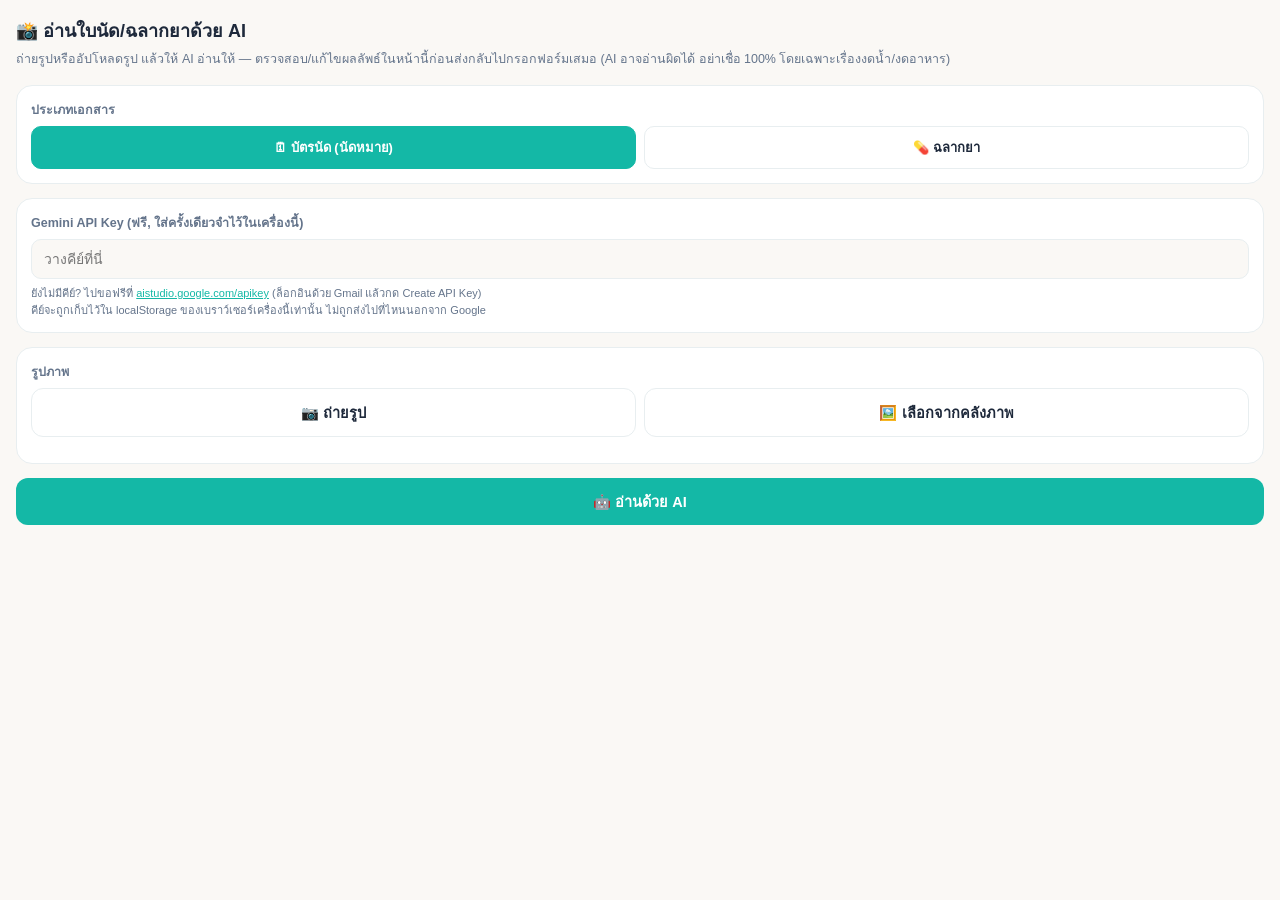
<file: ocr-reader.html>
<!DOCTYPE html>
<html lang="th">
<head>
<meta charset="UTF-8">
<meta name="viewport" content="width=device-width, initial-scale=1.0">
<link rel="preconnect" href="https://generativelanguage.googleapis.com" crossorigin>
<title>อ่านใบนัด/ฉลากยาด้วย AI — Medical Manager</title>
<style>
  /* ธีม Smart & Calming Health (v2 theme) — เดิมเป็นโทนส้ม/ครีมของต้นแบบอื่น เปลี่ยนให้ตรงกับธีมหลักของแอป */
  :root{
    --bg:#FAF8F5; --card:#FFFFFF; --line:#E8EEF0; --ink:#1E293B; --ink-soft:#64748B;
    --accent:#14B8A6; --mint:#14B8A6; --danger:#F43F5E; --radius:16px;
  }
  *{box-sizing:border-box;}
  html,body{ overscroll-behavior-y: contain; } /* กันดึงหน้าจอลงแล้วเบราว์เซอร์ auto-refresh ทั้งหน้า */
  body{
    margin:0; font-family:-apple-system,BlinkMacSystemFont,"Segoe UI",Roboto,sans-serif;
    background:var(--bg); color:var(--ink); padding:16px; padding-bottom:80px;
  }
  h1{font-size:18px; margin:0 0 4px;}
  p.sub{font-size:12.5px; color:var(--ink-soft); margin:0 0 16px;}
  .card{background:var(--card); border:1.5px solid var(--line); border-radius:var(--radius); padding:14px; margin-bottom:14px;}
  label{display:block; font-size:12.5px; font-weight:700; color:var(--ink-soft); margin-bottom:6px; margin-top:10px;}
  label:first-child{margin-top:0;}
  input[type=password], input[type=text], input[type=number], input[type=date], input[type=time], input[type=datetime-local]{
    width:100%; padding:11px 12px; border:1.5px solid var(--line); border-radius:10px;
    font-size:14px; background:var(--bg); color:var(--ink);
  }
  select, textarea{
    width:100%; padding:11px 12px; border:1.5px solid var(--line); border-radius:10px;
    font-size:14px; background:var(--bg); color:var(--ink); font-family:inherit;
  }
  textarea{min-height:60px; resize:vertical;}
  .hint{font-size:11px; color:var(--ink-soft); margin-top:6px; line-height:1.5;}
  .hint a{color:var(--accent);}
  .btn{
    display:inline-flex; align-items:center; justify-content:center; gap:6px;
    padding:12px 16px; border-radius:12px; border:none; font-size:14.5px; font-weight:700;
    cursor:pointer; width:100%;
  }
  .btn-primary{background:var(--accent); color:#fff;}
  .btn-primary:disabled{opacity:.5; cursor:not-allowed;}
  .btn-ghost{background:var(--card); color:var(--ink); border:1.5px solid var(--line);}
  .btn-mint{background:var(--mint); color:#fff;}
  .pick-row{display:flex; gap:8px;}
  .pick-row .btn{width:auto; flex:1;}
  /* แก้ v1.60: ซ่อน input เลือกไฟล์รูปด้วยวิธีนี้แทน attribute "hidden" (display:none) — ดูเหตุผลเต็มที่
     คอมเมนต์เหนือ input ทั้งสองด้านบน / scanner.css รอบแก้เดียวกัน */
  .visually-hidden-file{position:fixed; top:-9999px; left:-9999px; width:1px; height:1px; opacity:0; pointer-events:none;}
  .thumbs{display:flex; flex-wrap:wrap; gap:8px; margin-top:12px;}
  .thumb{position:relative; width:92px; height:92px; border-radius:10px; overflow:hidden; border:1.5px solid var(--line);}
  .thumb img{width:100%; height:100%; object-fit:cover; display:block;}
  .thumb .rm{
    position:absolute; top:2px; right:2px; background:rgba(0,0,0,.55); color:#fff; border:none;
    width:20px; height:20px; border-radius:50%; font-size:12px; cursor:pointer; line-height:1;
  }
  .spinner{
    width:22px; height:22px; border:3px solid rgba(0,0,0,.1); border-top-color:var(--accent);
    border-radius:50%; animation:spin .8s linear infinite; margin:0 auto;
  }
  @keyframes spin{to{transform:rotate(360deg);}}
  .status{font-size:12.5px; color:var(--ink-soft); text-align:center; margin-top:10px;}
  .section-title{font-size:13px; font-weight:700; margin:18px 0 8px;}
  .field-row{display:flex; gap:8px;}
  .field-row > div{flex:1;}
  .error-box{background:#FDEDED; border:1.5px solid var(--danger); color:var(--danger); border-radius:10px; padding:10px 12px; font-size:12.5px; margin-top:10px;}
  .warn-box{background:#FFF7ED; border:1.5px solid #FDBA74; color:#92400E; border-radius:10px; padding:10px 12px; font-size:12.5px; margin-top:10px;}
  #reviewCard{display:none;}
  .doc-toggle{display:flex; gap:8px;}
  .doc-toggle button{flex:1; padding:10px; border-radius:10px; border:1.5px solid var(--line); background:var(--card); color:var(--ink); font-size:13px; font-weight:700; cursor:pointer;}
  .doc-toggle button.active{background:var(--accent); color:#fff; border-color:var(--accent);}
  .tri{display:flex; gap:6px;}
  .tri button{flex:1; padding:9px 6px; border-radius:10px; border:1.5px solid var(--line); background:var(--card); color:var(--ink); font-size:12.5px; cursor:pointer;}
  .tri button.active{background:var(--accent); color:#fff; border-color:var(--accent);}

  /* เพิ่ม v1.146: ขนาดไฟล์ ก่อน→หลังย่อ บนรูปย่อ + การ์ดแสดงสถานะการอ่านทีละขั้น */
  .thumb .sz{position:absolute; left:0; right:0; bottom:0; background:rgba(0,0,0,.6); color:#fff; font-size:9.5px; line-height:1.5; text-align:center; white-space:nowrap; padding:1px 0;}
  #progressCard{display:none;}
  .pg-head{display:flex; justify-content:space-between; align-items:baseline; gap:8px; margin-bottom:10px;}
  .pg-title{font-size:15px; font-weight:800;}
  .pg-time{font-size:12.5px; color:var(--ink-soft); font-variant-numeric:tabular-nums; white-space:nowrap;}
  .pg-steps{list-style:none; margin:0; padding:0;}
  .pg-steps li{display:flex; gap:10px; align-items:flex-start; padding:7px 0;}
  .pg-ic{flex:0 0 22px; width:22px; height:22px; margin-top:1px; border-radius:50%; border:2.5px solid var(--line); display:flex; align-items:center; justify-content:center; font-size:12px; font-weight:800; color:#fff;}
  .pg-steps li.done .pg-ic{background:#059669; border-color:#059669;}
  .pg-steps li.active .pg-ic{border-color:rgba(0,0,0,.1); border-top-color:var(--accent); animation:spin .8s linear infinite;}
  .pg-steps li.error .pg-ic{background:var(--danger); border-color:var(--danger);}
  .pg-t{font-size:14px; color:var(--ink-soft);}
  .pg-steps li.done .pg-t, .pg-steps li.active .pg-t, .pg-steps li.error .pg-t{color:var(--ink);}
  .pg-steps li.active .pg-t{font-weight:800;}
  .pg-s{font-size:12px; color:var(--ink-soft); margin-top:1px; line-height:1.5;}
  .pg-info{background:#F1F5F9; background:color-mix(in srgb, var(--accent) 9%, #fff); color:var(--ink); border-radius:12px; padding:11px 13px; font-size:13px; line-height:1.65; margin:10px 0 12px; white-space:pre-line; word-break:break-word;}
  .pg-info.ok{background:#ECFDF5; color:#065F46;}
  .pg-info.err{background:#FDEDED; color:#B91C3C;}
  .pg-bar{height:8px; background:#E2E8F0; border-radius:99px; overflow:hidden; position:relative; margin-bottom:14px;}
  .pg-bar span{position:absolute; top:0; bottom:0; left:-35%; width:35%; background:var(--accent); border-radius:99px; animation:pgslide 1.4s ease-in-out infinite;}
  .pg-bar.done span{animation:none; left:0; width:100%; background:#059669;}
  @keyframes pgslide{0%{left:-35%;}100%{left:100%;}}
</style>
</head>
<body>

<h1>📸 อ่านใบนัด/ฉลากยาด้วย AI</h1>
<p class="sub">ถ่ายรูปหรืออัปโหลดรูป แล้วให้ AI อ่านให้ — ตรวจสอบ/แก้ไขผลลัพธ์ในหน้านี้ก่อนส่งกลับไปกรอกฟอร์มเสมอ (AI อาจอ่านผิดได้ อย่าเชื่อ 100% โดยเฉพาะเรื่องงดน้ำ/งดอาหาร)</p>

<div class="card">
  <label>ประเภทเอกสาร</label>
  <div class="doc-toggle">
    <button type="button" id="docApptBtn">🗓 บัตรนัด (นัดหมาย)</button>
    <button type="button" id="docMedBtn">💊 ฉลากยา</button>
  </div>
</div>

<div class="card" id="keyCard">
  <label for="apiKey">Gemini API Key (ฟรี, ใส่ครั้งเดียวจำไว้ในเครื่องนี้)</label>
  <input type="password" id="apiKey" placeholder="วางคีย์ที่นี่">
  <div class="hint">
    ยังไม่มีคีย์? ไปขอฟรีที่ <a href="https://aistudio.google.com/apikey" target="_blank" rel="noopener">aistudio.google.com/apikey</a> (ล็อกอินด้วย Gmail แล้วกด Create API Key)<br>
    คีย์จะถูกเก็บไว้ใน localStorage ของเบราว์เซอร์เครื่องนี้เท่านั้น ไม่ถูกส่งไปที่ไหนนอกจาก Google
  </div>
</div>

<div class="card">
  <label>รูปภาพ</label>
  <!-- แก้ไข: เดิมใช้ input เดียวที่มีทั้ง accept="image/*" และ capture="environment" พร้อมกัน
       ซึ่งบนมือถือหลายรุ่น (โดยเฉพาะ iOS Safari) จะสั่งเปิดกล้องตรงทันที ไม่ขึ้นตัวเลือกให้เลือกรูปจากคลังภาพเลย
       จึงแยกเป็น 2 input/2 ปุ่มชัดเจน: ปุ่มถ่ายรูป (มี capture) กับปุ่มเลือกจากคลัง (ไม่มี capture) -->
  <!-- แก้ v1.60: เอา attribute "hidden" (display:none) ออก เปลี่ยนไปซ่อนด้วยคลาส "visually-hidden-file"
       แทน (ดูคอมเมนต์เต็มที่ scanner.html/scanner.css รอบแก้เดียวกัน) — เบราว์เซอร์บางตัวไม่ยอมเปิดตัวเลือก
       ไฟล์เมื่อสั่ง .click() จาก JS กับ input ที่เป็น display:none ทำให้ปุ่ม "ถ่ายรูป"/"เลือกจากคลังภาพ" กดแล้ว
       ไม่มีอะไรเกิดขึ้นได้ในบางเครื่อง -->
  <input type="file" id="cameraInput" accept="image/*" capture="environment" class="visually-hidden-file">
  <input type="file" id="galleryInput" accept="image/*" multiple class="visually-hidden-file">
  <div class="pick-row">
    <button class="btn btn-ghost" id="cameraBtn">📷 ถ่ายรูป</button>
    <button class="btn btn-ghost" id="galleryBtn">🖼️ เลือกจากคลังภาพ</button>
  </div>
  <div class="thumbs" id="thumbs"></div>
  <div class="hint" id="thumbHint" style="display:none;">ระบบจะย่อรูปให้อัตโนมัติก่อนส่ง เพื่อให้อ่านเร็วขึ้น</div>
</div>

<button class="btn btn-primary" id="readBtn">🤖 อ่านด้วย AI</button>

<!-- เพิ่ม v1.146: การ์ดแสดงสถานะการอ่านแบบทีละขั้น (เตรียมรูป → ส่งให้ AI → AI เขียนผลลัพธ์ → ตรวจผลลัพธ์) + ตัวนับเวลา + ปุ่มยกเลิก -->
<div class="card" id="progressCard" style="margin-top:14px;">
  <div class="pg-head"><div class="pg-title" id="pgTitle">กำลังอ่านรูป</div><div class="pg-time" id="pgTime"></div></div>
  <ol class="pg-steps" id="pgSteps"></ol>
  <div class="pg-info" id="pgInfo" style="display:none;"></div>
  <div class="pg-bar" id="pgBar"><span></span></div>
  <button class="btn btn-ghost" id="cancelBtn" type="button">⊗ ยกเลิกการอ่าน</button>
</div>
<div id="statusArea"></div>

<!-- ========== ฟอร์มตรวจสอบผล: บัตรนัด ========== -->
<div class="card" id="reviewApptCard" style="display:none;">
  <div class="section-title">✅ ตรวจสอบผลลัพธ์ (นัดหมาย) ก่อนส่งไปกรอกฟอร์ม</div>
  <label>โรงพยาบาล *</label><input type="text" id="aHospital">
  <div class="field-row"><div><label>วันที่นัด *</label><input type="date" id="aDate"></div><div><label>เวลานัด *</label><input type="time" id="aTime"></div></div>
  <div class="field-row"><div><label>แผนก</label><input type="text" id="aDept"></div><div><label>แพทย์</label><input type="text" id="aDoctor"></div></div>
  <label>ประเภทนัด</label>
  <select id="aType"><option value="">- ไม่ระบุ (เลือกเองในฟอร์มหลัก) -</option></select>
  <label>นัดเพื่อ</label><input type="text" id="aPurpose">

  <div class="section-title">⚠️ การเตรียมตัว (ใส่เฉพาะที่ใบนัดระบุชัดเจน)</div>
  <label>งดอาหาร?</label>
  <div class="tri" id="triFood">
    <button type="button" data-val="unknown" class="active">ไม่ทราบ</button>
    <button type="button" data-val="true">ต้องงด</button>
    <button type="button" data-val="false">ไม่ต้องงด</button>
  </div>
  <label>งดน้ำ?</label>
  <div class="tri" id="triWater">
    <button type="button" data-val="unknown" class="active">ไม่ทราบ</button>
    <button type="button" data-val="true">ต้องงด</button>
    <button type="button" data-val="false">ไม่ต้องงด</button>
  </div>
  <label>เริ่มงดตั้งแต่ (วัน-เวลา — คำนวณจากใบนัดถ้าระบุจำนวนชั่วโมงไว้)</label>
  <input type="datetime-local" id="aFastingStart">
  <label>รายละเอียดคำแนะนำจากใบนัด</label><textarea id="aFastingInstruction"></textarea>
  <label>หมายเหตุ (เช่น รหัสตรวจ Lab ที่ระบุในใบนัด)</label><textarea id="aNote"></textarea>

  <button class="btn btn-mint" id="confirmApptBtn" style="margin-top:18px;">✔ ยืนยัน ส่งกลับไปกรอกฟอร์มนัดหมาย</button>
</div>

<!-- ========== ฟอร์มตรวจสอบผล: ฉลากยา ========== -->
<div class="card" id="reviewMedCard" style="display:none;">
  <div class="section-title">✅ ตรวจสอบผลลัพธ์ (ยา) ก่อนส่งไปกรอกฟอร์ม</div>
  <div class="warn-box">ถ้าเป็นยาจากโรงพยาบาล กลับไปเลือก "ประวัติการรักษาที่เกี่ยวข้อง" เองในฟอร์มหลักด้วย เพราะ AI ไม่รู้ว่าเชื่อมกับนัดหมายไหน</div>
  <label>ชื่อยา *</label><input type="text" id="mName">
  <label>แหล่งที่มาของยา</label>
  <select id="mSource">
    <option value="โรงพยาบาล (ตามนัด/ใบสั่งแพทย์)">โรงพยาบาล (ตามนัด/ใบสั่งแพทย์)</option>
    <option value="ร้านเภสัช (ซื้อเอง)">ร้านเภสัช (ซื้อเอง)</option>
  </select>
  <div id="mPharmWrap" style="display:none;">
    <label>ชื่อร้านเภสัช</label><input type="text" id="mPharmacy">
    <label>เบอร์โทรร้าน</label><input type="text" id="mPharmacyPhone">
  </div>
  <label>ขนาดยา</label><input type="text" id="mStrength" placeholder="เช่น 500 มก.">
  <label>วิธีใช้</label><input type="text" id="mDosage" placeholder="เช่น ครั้งละ 1 เม็ด">
  <label>ความถี่</label><input type="text" id="mFreq" placeholder="เช่น วันละ 2 ครั้ง เช้า-เย็น">
  <label>ก่อน/หลังอาหาร</label>
  <select id="mMeal"><option value="">- ไม่ระบุ -</option></select>
  <div class="field-row"><div><label>จำนวน</label><input type="number" id="mQty"></div><div><label>วันที่เริ่มใช้</label><input type="date" id="mStart"></div></div>
  <!-- เพิ่ม v1.54 (ตามที่ผู้ใช้ขอ): แสดงข้อความส่วนล่างของฉลาก (สรรพคุณ/วิธีเก็บรักษา/คำเตือน) ที่ AI
       อ่านมาให้ตรวจสอบ/แก้ไขก่อนส่งเข้าฟิลด์ "หมายเหตุ" ของยา (เพิ่มฟิลด์นี้ตั้งแต่ v1.52) — ใช้ textarea
       รักษาการขึ้นบรรทัดใหม่ตามที่ AI แยกมาให้ (แต่ละบรรทัดตามที่ปรากฏจริงบนฉลาก) -->
  <label>📝 หมายเหตุ (สรรพคุณ/วิธีเก็บรักษา/คำเตือน จากฉลาก)</label><textarea id="mNote" placeholder="เช่น ยาลดระดับไขมันในเลือด&#10;เก็บยานี้พ้นแสง&#10;หากปวดกล้ามเนื้อโดยไม่ทราบสาเหตุ ให้มาพบแพทย์"></textarea>

  <button class="btn btn-mint" id="confirmMedBtn" style="margin-top:18px;">✔ ยืนยัน ส่งกลับไปกรอกฟอร์มยา</button>
</div>

<script>
const params = new URLSearchParams(location.search);
const SESSION = params.get('session');
let docType = params.get('doc') === 'medicine' ? 'medicine' : 'appointment';

// เพิ่ม v1.12: ต้องตรงกับ APPOINTMENT_TYPE_OPTIONS / BEFORE_AFTER_MEAL_OPTIONS ใน Code.gs/Api.gs ทุกตัวอักษร
const APPOINTMENT_TYPES = ['ตรวจติดตามอาการ', 'ติดตามผลหลังเริ่มยา', 'ฟังผลตรวจเลือด', 'ฟังผลตรวจ / อ่านผล CT, MRI', 'ตรวจฟัน', 'ฉีดวัคซีน', 'นัดผ่าตัด / เตรียมผ่าตัด', 'นัดติดตามหลังผ่าตัด', 'ปรึกษาแพทย์เฉพาะทาง', 'นัดตรวจประจำปี', 'ตรวจเพิ่มเติม', 'อื่น ๆ'];
const BEFORE_AFTER_MEAL_OPTIONS = ['ก่อนอาหาร', 'หลังอาหาร', 'พร้อมอาหาร', 'ไม่ระบุ'];

if (window.opener){
  window.opener.postMessage({ type: 'OCR_READY', session: SESSION }, '*');
}

function esc(s){ return (s || '').toString().replace(/"/g, '&quot;'); }

function populateSelect_(id, options){
  const el = document.getElementById(id);
  options.forEach(o => { const opt = document.createElement('option'); opt.value = o; opt.textContent = o; el.appendChild(opt); });
}
populateSelect_('aType', APPOINTMENT_TYPES);
populateSelect_('mMeal', BEFORE_AFTER_MEAL_OPTIONS);

document.getElementById('mSource').addEventListener('change', function(){
  document.getElementById('mPharmWrap').style.display = this.value === 'ร้านเภสัช (ซื้อเอง)' ? '' : 'none';
});

function setDocType(t){
  docType = t;
  document.getElementById('docApptBtn').classList.toggle('active', t === 'appointment');
  document.getElementById('docMedBtn').classList.toggle('active', t === 'medicine');
  document.getElementById('reviewApptCard').style.display = 'none';
  document.getElementById('reviewMedCard').style.display = 'none';
}
document.getElementById('docApptBtn').onclick = () => setDocType('appointment');
document.getElementById('docMedBtn').onclick = () => setDocType('medicine');
setDocType(docType);

function setupTri_(groupId){
  const group = document.getElementById(groupId);
  group.querySelectorAll('button').forEach(btn => {
    btn.onclick = () => {
      group.querySelectorAll('button').forEach(b => b.classList.remove('active'));
      btn.classList.add('active');
    };
  });
}
setupTri_('triFood');
setupTri_('triWater');
function triValue_(groupId){
  const active = document.querySelector('#' + groupId + ' button.active');
  const v = active ? active.dataset.val : 'unknown';
  return v === 'true' ? true : (v === 'false' ? false : null);
}
function setTriValue_(groupId, val){
  const group = document.getElementById(groupId);
  group.querySelectorAll('button').forEach(b => b.classList.remove('active'));
  const key = val === true ? 'true' : (val === false ? 'false' : 'unknown');
  const btn = group.querySelector('button[data-val="' + key + '"]');
  if (btn) btn.classList.add('active');
}

const apiKeyInput = document.getElementById('apiKey');
apiKeyInput.value = localStorage.getItem('gemini_api_key') || '';
apiKeyInput.addEventListener('input', () => localStorage.setItem('gemini_api_key', apiKeyInput.value.trim()));

// ============================================================
// เพิ่ม v1.146: เลือกรูป → ย่อรูป "ทันที" ในพื้นหลัง (ไม่รอให้กดปุ่มอ่าน) แล้วโชว์ขนาดก่อน→หลังบนรูปย่อ
// พอกด "อ่านด้วย AI" รูปพร้อมส่งแล้ว ประหยัดเวลาไปได้หลายวินาที
// ============================================================
let items = []; // { file, url, origSize, result:{mime,b64,size}|null, promise, labelEl }
const IMG_MAX_SIDE = 1280;  // เดิม 1600 — ฉลากยา/ใบนัดตัวหนังสือใหญ่พอ 1280 ยังอ่านชัด แต่เล็กลง ~35% ส่ง/ประมวลผลเร็วขึ้น
const IMG_QUALITY = 0.82;

function fmtKB_(bytes){
  return bytes >= 1048576 ? (bytes / 1048576).toFixed(1) + ' MB' : Math.max(1, Math.round(bytes / 1024)) + ' KB';
}

function handlePickedFiles_(e){
  Array.from(e.target.files).forEach(f => {
    const it = { file: f, url: URL.createObjectURL(f), origSize: f.size, result: null, labelEl: null };
    it.promise = compressImage_(f).then(r => { it.result = r; updateThumbLabel_(it); return r; });
    items.push(it);
  });
  renderThumbs();
  e.target.value = ''; // เคลียร์ค่าเพื่อให้เลือกไฟล์เดิมซ้ำได้อีกครั้งถ้าต้องการ
}

document.getElementById('cameraBtn').onclick = () => document.getElementById('cameraInput').click();
document.getElementById('galleryBtn').onclick = () => document.getElementById('galleryInput').click();
document.getElementById('cameraInput').onchange = handlePickedFiles_;
document.getElementById('galleryInput').onchange = handlePickedFiles_;

function updateThumbLabel_(it){
  if (!it.labelEl) return;
  it.labelEl.textContent = it.result
    ? fmtKB_(it.origSize) + ' → ' + fmtKB_(it.result.size)
    : 'กำลังย่อ…';
}

function renderThumbs(){
  const wrap = document.getElementById('thumbs');
  wrap.innerHTML = '';
  items.forEach((it, i) => {
    const div = document.createElement('div');
    div.className = 'thumb';
    div.innerHTML = `<img src="${it.url}"><button class="rm" type="button">✕</button><div class="sz"></div>`;
    div.querySelector('.rm').onclick = () => { URL.revokeObjectURL(it.url); items.splice(i, 1); renderThumbs(); };
    it.labelEl = div.querySelector('.sz');
    updateThumbLabel_(it);
    wrap.appendChild(div);
  });
  document.getElementById('thumbHint').style.display = items.length ? '' : 'none';
}

function fileToBase64(file){
  return new Promise((resolve, reject) => {
    const reader = new FileReader();
    reader.onload = () => resolve(reader.result.split(',')[1]);
    reader.onerror = reject;
    reader.readAsDataURL(file);
  });
}

// แก้ v1.143: ย่อรูปก่อนส่ง (รูปกล้องมือถือใหญ่ 3-10 MB อัปโหลดช้า/หลุด = "Failed to fetch")
// แก้ v1.146: ใช้ createImageBitmap (ถอดรหัส/หมุนรูปตาม EXIF เร็วกว่า Image()), ด้านยาวสุด 1280px, ถ้าเป็น JPEG เล็กอยู่แล้ว
// และไม่ต้องย่อ จะใช้ไฟล์เดิม (ไม่บีบซ้ำให้ใหญ่ขึ้น) — ถ้าย่อไม่ได้ (เช่น HEIC บางเครื่อง) ใช้ไฟล์ต้นฉบับแทน
async function compressImage_(file){
  let tmpUrl = null;
  try{
    let src = null, w = 0, h = 0;
    if (window.createImageBitmap){
      try{ src = await createImageBitmap(file, { imageOrientation: 'from-image' }); w = src.width; h = src.height; }
      catch(_){ src = null; }
    }
    if (!src){
      tmpUrl = URL.createObjectURL(file);
      src = await new Promise((resolve, reject) => {
        const im = new Image();
        im.onload = () => resolve(im);
        im.onerror = () => reject(new Error('decode'));
        im.src = tmpUrl;
      });
      w = src.naturalWidth; h = src.naturalHeight;
    }
    const scale = Math.min(1, IMG_MAX_SIDE / Math.max(w, h));
    const cw = Math.round(w * scale), ch = Math.round(h * scale);
    const canvas = document.createElement('canvas');
    canvas.width = cw; canvas.height = ch;
    const ctx = canvas.getContext('2d');
    ctx.fillStyle = '#fff'; ctx.fillRect(0, 0, cw, ch);
    ctx.drawImage(src, 0, 0, cw, ch);
    if (src.close) src.close();
    const b64 = canvas.toDataURL('image/jpeg', IMG_QUALITY).split(',')[1];
    const size = Math.round(b64.length * 3 / 4);
    if (scale === 1 && file.type === 'image/jpeg' && file.size <= size){
      return { mime: 'image/jpeg', b64: await fileToBase64(file), size: file.size };
    }
    return { mime: 'image/jpeg', b64, size };
  } catch(e){
    return { mime: file.type || 'image/jpeg', b64: await fileToBase64(file), size: file.size };
  } finally{
    if (tmpUrl) URL.revokeObjectURL(tmpUrl);
  }
}

function setStatus(html){
  document.getElementById('statusArea').innerHTML = html;
}

// ============================================================
// Schema + Prompt: บัตรนัด (Appointment)
// ============================================================
const APPT_SCHEMA = {
  type: "OBJECT",
  properties: {
    hospital: { type: "STRING", description: "ชื่อโรงพยาบาล/คลินิก มักอยู่หัวกระดาษพร้อมโลโก้" },
    department: { type: "STRING", description: "แผนกที่นัด ถ้าไม่เห็นให้เว้นว่าง" },
    doctor: { type: "STRING", description: "ชื่อแพทย์ ถ้าไม่เห็นให้เว้นว่าง" },
    appointment_date: { type: "STRING", description: "วันที่นัด รูปแบบ YYYY-MM-DD (ค.ศ./Gregorian เท่านั้น) — ถ้าเอกสารเขียนปี พ.ศ. (เช่น 2569) ให้ลบ 543 ก่อนแปลงเป็น ค.ศ. เอง (2569-543=2026)" },
    appointment_time: { type: "STRING", description: "เวลานัด รูปแบบ HH:MM 24 ชม. — ถ้าเอกสารแสดงเป็นช่วงเวลา (เช่น 7:00-7:30) ให้ใช้เวลาเริ่มต้นเท่านั้น" },
    appointment_type: { type: "STRING", description: "หมวดหมู่ประเภทนัด เลือกจากรายการที่กำหนดให้เท่านั้นถ้ามั่นใจจริง ๆ ว่าตรง ไม่งั้นเว้นว่างไว้ ห้ามเดา" },
    purpose: { type: "STRING", description: "จุดประสงค์ของการนัด (มักอยู่หลังคำว่า 'เพื่อ' หรือ 'For') สรุปสั้น ๆ" },
    fasting_food: { type: "BOOLEAN", description: "true ถ้าเอกสารระบุชัดเจนว่าต้องงดอาหาร, false ถ้าระบุชัดว่าไม่ต้องงด, ถ้าไม่ได้พูดถึงเรื่องนี้เลยให้เว้น field นี้ไว้ (ห้ามเดาเป็น false)" },
    fasting_water: { type: "BOOLEAN", description: "true ถ้าเอกสารระบุชัดเจนว่าต้องงดน้ำด้วย, false ถ้าระบุว่าดื่มน้ำเปล่าได้ตามปกติ, ถ้าไม่ได้พูดถึงเรื่องนี้เลยให้เว้น field นี้ไว้" },
    fasting_hours_before: { type: "NUMBER", description: "จำนวนชั่วโมงที่ต้องงดก่อนถึงเวลานัด ถ้าเอกสารระบุไว้ตรง ๆ (เช่น 'งดอาหาร 12 ชั่วโมงก่อนมาเจาะเลือด' = 12) ถ้าไม่ได้ระบุเป็นตัวเลขชั่วโมงเว้นว่างไว้" },
    fasting_instruction: { type: "STRING", description: "คัดลอกข้อความคำแนะนำเรื่องงดน้ำ/อาหารมาเกือบทั้งหมดตามที่เอกสารเขียนไว้" },
    note: { type: "STRING", description: "หมายเหตุอื่น ๆ ที่ไม่เกี่ยวกับการงดน้ำ/อาหาร เช่น รหัสการตรวจ Lab (เช่น SSO HT, FBS, Tg), เบอร์ติดต่อเปลี่ยนนัด" }
  },
  required: ["appointment_date", "appointment_time", "hospital"]
};

const APPT_PROMPT = `คุณกำลังดูภาพ "บัตรนัด/ใบนัดหมาย (Appointment Card)" จากโรงพยาบาลในประเทศไทย อาจมีหลายภาพ (เช่น ด้านหน้า-ด้านหลังของใบเดียวกัน)
- ให้รวมข้อมูลจากทุกภาพเป็นนัดหมายเดียวกัน แล้วดึงข้อมูลออกมาเป็น JSON ตาม schema ที่กำหนด
- ปีที่แสดงบนใบนัดไทยส่วนใหญ่เป็นปี พ.ศ. (พุทธศักราช) เช่น "69" หรือ "2569" ให้ลบ 543 แปลงเป็น ค.ศ. เองก่อนตอบ (2569 - 543 = 2026) ห้ามตอบเป็นปี พ.ศ. เด็ดขาด
- appointment_type: เลือกจากรายการนี้เท่านั้นถ้ามั่นใจจริง ๆ ว่าตรงกับจุดประสงค์การนัด: ${JSON.stringify(APPOINTMENT_TYPES)} — ถ้าไม่มีอันไหนตรงหรือไม่มั่นใจ ให้เว้นว่างไว้ให้ผู้ใช้เลือกเอง ห้ามเดา
- fasting_food / fasting_water: อ่านให้ละเอียด บางใบนัดเขียนแบบ "ดื่มน้ำเปล่าได้ งดอาหาร" ซึ่งหมายถึง fasting_food=true แต่ fasting_water=false (เพราะน้ำเปล่าดื่มได้ ไม่ต้องงด) อย่าสับสน
- fasting_hours_before: ถ้าเอกสารระบุจำนวนชั่วโมงที่ต้องงดไว้ชัดเจน (เช่น "งดอาหาร 12 ชั่วโมงก่อนมาเจาะเลือด") ให้ใส่ตัวเลขนั้น ระบบจะคำนวณเวลาที่ต้องเริ่มงดเองจากตัวเลขนี้ร่วมกับวันเวลานัด ไม่ต้องคำนวณเวลาที่แน่นอนเอง แค่ดึงจำนวนชั่วโมงออกมาก็พอ
- ห้ามเดาข้อมูลที่ไม่ปรากฏในภาพเด็ดขาด เว้นว่างไว้ดีกว่าเดา โดยเฉพาะเรื่องงดน้ำ/งดอาหารซึ่งมีผลต่อสุขภาพ
ตอบกลับเป็น JSON เท่านั้น`;

// ============================================================
// Schema + Prompt: ฉลากยา (Medicine label)
// ============================================================
const MED_SCHEMA = {
  type: "OBJECT",
  properties: {
    medicine_name: { type: "STRING", description: "ชื่อยาตามที่พิมพ์บนฉลาก (ภาษาอังกฤษหรือไทยตามที่เห็น) รวมรหัส/รุ่นถ้ามี เช่น 'diagest D6 tab'" },
    strength: { type: "STRING", description: "ขนาดความแรงของยา เช่น '500 มก.' — ถ้าฉลากไม่ได้ระบุตัวเลขความแรงแยกไว้ (มีแต่ชื่อยากับจำนวนเม็ด) ให้เว้นว่าง" },
    dosage: { type: "STRING", description: "วิธีใช้ต่อครั้ง เช่น 'รับประทานครั้งละ 1 เม็ด'" },
    frequency: { type: "STRING", description: "ความถี่ในการใช้ เช่น 'วันละ 2 ครั้ง เช้า-เย็น'" },
    before_after_meal: { type: "STRING", description: `เลือกจาก ${JSON.stringify(BEFORE_AFTER_MEAL_OPTIONS)} เท่านั้นถ้าฉลากระบุความสัมพันธ์กับมื้ออาหารชัดเจน (ก่อน/หลัง/พร้อมอาหาร) ถ้าฉลากบอกแค่ช่วงเวลาของวัน (เช่น เช้า-เย็น) โดยไม่ได้พูดถึงมื้ออาหาร ให้เว้นว่างไว้` },
    quantity: { type: "NUMBER", description: "จำนวนเม็ด/หน่วยทั้งหมดที่จ่ายมา เช่น 20" },
    start_date: { type: "STRING", description: "วันที่ที่ระบุบนฉลาก (วันที่จ่ายยา) แปลงเป็นรูปแบบ YYYY-MM-DD (ค.ศ.) — ถ้าเอกสารเขียนปี พ.ศ. ให้ลบ 543 ก่อนแปลง ถ้าเขียนเป็น ค.ศ. อยู่แล้วใช้ตรง ๆ ได้เลย" },
    // เพิ่ม v1.54 (ตามที่ผู้ใช้ขอ): ข้อความส่วนล่างของฉลากยา — สรรพคุณ/คำเตือน/วิธีเก็บรักษา เช่น
    // "ยาลดระดับไขมันในเลือด", "เก็บยานี้พ้นแสง", "หากปวดกล้ามเนื้อโดยไม่ทราบสาเหตุ ให้มาพบแพทย์"
    note: { type: "STRING", description: "ข้อความส่วนล่างของฉลากที่ไม่ใช่วิธีใช้/ความถี่/ก่อน-หลังอาหาร เช่น สรรพคุณของยา (เช่น 'ยาลดระดับไขมันในเลือด'), คำแนะนำการเก็บรักษา (เช่น 'เก็บยานี้พ้นแสง'), คำเตือน/อาการที่ต้องพบแพทย์ (เช่น 'หากปวดกล้ามเนื้อโดยไม่ทราบสาเหตุ ให้มาพบแพทย์') — ให้แยกแต่ละประโยค/แต่ละบรรทัดที่ขึ้นบรรทัดใหม่บนฉลากจริงด้วยเครื่องหมายขึ้นบรรทัดใหม่ (\\n) ตามที่ปรากฏบนฉลาก ไม่ต้องรวมเป็นย่อหน้าเดียว ถ้าฉลากไม่มีข้อความส่วนนี้ให้เว้นว่าง" }
  },
  required: ["medicine_name"]
};

const MED_PROMPT = `คุณกำลังดูภาพ "ฉลากยา" ที่ติดอยู่บนซองยาจากโรงพยาบาล/ร้านขายยาในประเทศไทย อาจมีหลายภาพของฉลากเดียวกัน (มุมต่างกัน) ให้รวมเป็นรายการยาเดียวกัน แล้วดึงข้อมูลออกมาเป็น JSON ตาม schema ที่กำหนด
- medicine_name: ใช้ชื่อยาตามที่พิมพ์บนฉลากเป๊ะ ๆ ไม่ต้องแปลหรือขยายความ
- ปีบนฉลากอาจเป็น พ.ศ. หรือ ค.ศ. ก็ได้ขึ้นกับโรงพยาบาล ให้สังเกตบริบท (ปี พ.ศ. ของไทยตอนนี้อยู่ช่วง 2567-2570, ถ้าตัวเลขปีที่เห็นมากกว่า 2500 แสดงว่าเป็น พ.ศ. ให้ลบ 543 แปลงเป็น ค.ศ. ก่อนตอบเสมอ)
- ห้ามเอาข้อความเกี่ยวกับ "อายุยาหลังเปิดใช้" (shelf life) มาใส่ผิดที่ผิดทางเป็นวันที่เริ่มใช้หรือวันหมดอายุการรักษาเด็ดขาด สองเรื่องนี้ไม่เหมือนกัน
- เพิ่ม v1.54 (ตามที่ผู้ใช้ขอ): ฉลากยาส่วนล่างมักมีข้อความเพิ่มเติมนอกเหนือจากวิธีใช้ เช่น สรรพคุณของยา
  (ตัวอย่าง "ยาลดระดับไขมันในเลือด"), วิธีเก็บรักษา (ตัวอย่าง "เก็บยานี้พ้นแสง"), และคำเตือน/อาการที่ต้อง
  พบแพทย์ (ตัวอย่าง "หากปวดกล้ามเนื้อโดยไม่ทราบสาเหตุ ให้มาพบแพทย์") ให้ดึงข้อความช่วงนี้ทั้งหมดมาใส่ใน
  "note" โดยแยกแต่ละบรรทัดตามที่ขึ้นบรรทัดใหม่จริงบนฉลาก (คั่นด้วย \\n) ห้ามรวมทุกอย่างเป็นประโยคเดียวยาว ๆ
  และห้ามเอาวิธีใช้/ความถี่/ก่อน-หลังอาหาร (ที่ใส่ใน dosage/frequency/before_after_meal ไปแล้ว) มาใส่ซ้ำใน note
- ห้ามเดาข้อมูลที่ไม่ปรากฏในภาพเด็ดขาด เว้นว่างไว้ดีกว่าเดา
ตอบกลับเป็น JSON เท่านั้น`;

// ============================================================
// เพิ่ม v1.146: แสดงสถานะการอ่านทุกขั้นตอนแบบ real-time (เตรียมรูป → ส่งให้ AI → AI เขียนผลลัพธ์ → ตรวจผลลัพธ์)
// มีตัวนับเวลา, ชื่อโมเดล, นับถอยหลังก่อนสลับโมเดลสำรอง และปุ่มยกเลิก
// ============================================================
const STEP_TITLES = ['เตรียมรูป', 'ส่งรูปให้ AI และรอผล', 'AI กำลังเขียนผลลัพธ์', 'ตรวจผลลัพธ์'];
let stepState = [], stepSub = [];
let currentRun = null;

function renderSteps_(){
  const ol = document.getElementById('pgSteps');
  ol.innerHTML = '';
  STEP_TITLES.forEach((t, i) => {
    const st = stepState[i] || 'pending';
    const li = document.createElement('li');
    li.className = st;
    const icon = st === 'done' ? '✓' : (st === 'error' ? '✕' : '');
    li.innerHTML = `<span class="pg-ic">${icon}</span><div><div class="pg-t"></div><div class="pg-s"></div></div>`;
    li.querySelector('.pg-t').textContent = t;
    const sub = li.querySelector('.pg-s');
    if (stepSub[i] && st !== 'pending') sub.textContent = stepSub[i]; else sub.style.display = 'none';
    ol.appendChild(li);
  });
}
function setStep_(i, state, sub){
  stepState[i] = state;
  if (sub !== undefined) stepSub[i] = sub;
  renderSteps_();
}
function setInfo_(text, kind){
  const el = document.getElementById('pgInfo');
  el.textContent = text;
  el.className = 'pg-info' + (kind ? ' ' + kind : '');
  el.style.display = text ? '' : 'none';
}

function progressStart_(run, title){
  stepState = []; stepSub = [];
  document.getElementById('pgTitle').textContent = title;
  document.getElementById('pgTime').textContent = 'ใช้เวลา 0 วินาที';
  document.getElementById('pgBar').className = 'pg-bar';
  document.getElementById('cancelBtn').style.display = '';
  document.getElementById('progressCard').style.display = 'block';
  setInfo_('');
  renderSteps_();
  run.tick = setInterval(() => tick_(run), 500);
  document.getElementById('progressCard').scrollIntoView({ behavior: 'smooth', block: 'start' });
}
function progressStop_(run){
  clearInterval(run.tick);
  document.getElementById('pgTime').textContent = 'ใช้เวลา ' + Math.floor((Date.now() - run.start) / 1000) + ' วินาที';
  document.getElementById('cancelBtn').style.display = 'none';
}
function tick_(run){
  document.getElementById('pgTime').textContent = 'ใช้เวลา ' + Math.floor((Date.now() - run.start) / 1000) + ' วินาที';
  const cur = run.cur;
  if (cur && !cur.got){
    const wait = Math.floor((Date.now() - cur.sentAt) / 1000);
    const limit = Math.round(cur.firstByteMs / 1000);
    let msg = (run.notice ? run.notice + '\n' : '') +
      `ส่งรูป ${run.imgCount} รูป (${fmtKB_(run.totalBytes)}) ให้ AI แล้ว กำลังรอ AI ประมวลผล…\nโมเดล: ${cur.model}`;
    if (wait >= 10){
      msg += `\n⏳ ใช้เวลานานกว่าปกติเล็กน้อย — ถ้าเกิน ${limit} วินาที ระบบจะสลับไปใช้โมเดลสำรองให้อัตโนมัติ (เหลือ ${Math.max(0, limit - wait)} วินาที)`;
    }
    setInfo_(msg);
  }
}

document.getElementById('cancelBtn').onclick = () => {
  if (!currentRun) return;
  currentRun.cancelled = true;
  if (currentRun.ctrl) currentRun.ctrl.abort();
};

// ============================================================
// เรียก Gemini แบบ streaming (SSE) — รู้ทันทีว่า AI เริ่มตอบแล้ว (ขั้นตอนที่ 3) และไม่ต้องรอจนจบทั้งก้อนก่อนเห็นความคืบหน้า
// ============================================================
// ลำดับโมเดล (เหมือนเดิม) — ถ้า Google ออกรุ่นใหม่ แก้/เพิ่มชื่อในลิสต์นี้ได้เลย
const MODEL_CANDIDATES = ['gemini-flash-latest', 'gemini-3.6-flash', 'gemini-3.5-flash-lite', 'gemini-2.5-flash-lite'];
const FIRST_BYTE_MS_PRIMARY = 30000;  // โมเดลแรก: ไม่ตอบใน 30 วินาที → สลับโมเดลสำรอง
const FIRST_BYTE_MS_BACKUP  = 40000;  // โมเดลสำรอง: ให้เวลาเพิ่มอีกนิด
const IDLE_MS = 25000;                // เริ่มตอบแล้วแต่เงียบเกิน 25 วินาที → ถือว่าค้าง
const TOTAL_CAP_MS = 100000;          // เพดานรวมทุกโมเดล

// เพิ่ม v1.146: ปิด/ลด "การคิด" (thinking) ของ Gemini — งานอ่านฉลากไม่ต้องใช้เหตุผลลึก แต่ถ้าเปิดไว้ (ค่าเริ่มต้นของรุ่น flash)
// จะเสียเวลาคิดก่อนตอบหลายวินาที. แต่ละรุ่นรองรับพารามิเตอร์ไม่เหมือนกัน จึงลองไล่: budget=0 → level=minimal → ไม่ส่ง
// (ถ้ารุ่นไหนตอบ 400 เรื่อง thinking จะลองแบบถัดไปทันที แล้วจำผลไว้ใช้ครั้งต่อไป)
const THINK_VARIANTS = [{ thinkingBudget: 0 }, { thinkingLevel: 'minimal' }, null];
const thinkChoice = {}; // model -> index ใน THINK_VARIANTS ที่ใช้ได้

function mkErr_(kind, extra){ return Object.assign(new Error(kind), { kind }, extra || {}); }

async function streamOnce_(model, thinkIdx, parts, schema, apiKey, run, firstByteMs){
  const gen = { responseMimeType: 'application/json', responseSchema: schema };
  if (THINK_VARIANTS[thinkIdx]) gen.thinkingConfig = THINK_VARIANTS[thinkIdx];
  const body = JSON.stringify({ contents: [{ role: 'user', parts }], generationConfig: gen });
  const url = `https://generativelanguage.googleapis.com/v1beta/models/${model}:streamGenerateContent?alt=sse`;

  const ctrl = new AbortController();
  run.ctrl = ctrl;
  let timedOut = false, timer = null;
  const arm = ms => { clearTimeout(timer); timer = setTimeout(() => { timedOut = true; ctrl.abort(); }, ms); };
  const cur = { model, sentAt: Date.now(), firstByteMs, got: false };
  run.cur = cur;
  setStep_(1, 'active', 'โมเดล ' + model);
  arm(firstByteMs);

  let text = '', finish = null;
  const onEvent = (raw) => {
    const data = raw.split('\n').filter(l => l.startsWith('data:')).map(l => l.slice(5).trim()).join('');
    if (!data) return;
    let j; try{ j = JSON.parse(data); } catch(_){ return; }
    if (j.promptFeedback && j.promptFeedback.blockReason) throw mkErr_('blocked', { reason: j.promptFeedback.blockReason });
    const c = j.candidates && j.candidates[0];
    if (c && c.content && c.content.parts) c.content.parts.forEach(p => { if (p.text && !p.thought) text += p.text; });
    if (c && c.finishReason) finish = c.finishReason;
    if (!cur.got){
      cur.got = true;
      setStep_(1, 'done', 'โมเดล ' + model + ' · ตอบกลับใน ' + Math.round((Date.now() - cur.sentAt) / 100) / 10 + ' วินาที');
      setInfo_((run.notice ? run.notice + '\n' : '') + 'AI เริ่มเขียนผลลัพธ์แล้ว…\nโมเดล: ' + model);
    }
    arm(IDLE_MS);
    setStep_(2, 'active', 'ได้รับข้อมูลแล้ว ' + text.length + ' ตัวอักษร');
  };

  try{
    const res = await fetch(url, {
      method: 'POST',
      headers: { 'Content-Type': 'application/json', 'x-goog-api-key': apiKey },
      body, signal: ctrl.signal
    });
    if (!res.ok){
      const t = await res.text();
      throw mkErr_('http', { status: res.status, body: t });
    }
    if (res.body && res.body.getReader){
      const reader = res.body.getReader(), dec = new TextDecoder();
      let buf = '';
      for (;;){
        const { done, value } = await reader.read();
        if (done) break;
        buf = (buf + dec.decode(value, { stream: true })).replace(/\r\n/g, '\n');
        let idx;
        while ((idx = buf.indexOf('\n\n')) >= 0){ const ev = buf.slice(0, idx); buf = buf.slice(idx + 2); onEvent(ev); }
      }
      if (buf.trim()) onEvent(buf);
    } else {
      // เบราว์เซอร์ที่ไม่รองรับ stream — อ่านทั้งก้อนแล้วแยก event เอง (ยังทำงานได้ แค่ไม่เห็นความคืบหน้าระหว่างทาง)
      (await res.text()).replace(/\r\n/g, '\n').split('\n\n').forEach(onEvent);
    }
    clearTimeout(timer);
    if (!text) throw mkErr_('empty', { finish });
    return { text, finish };
  } catch(e){
    clearTimeout(timer);
    if (run.cancelled) throw mkErr_('cancel');
    if (e && e.kind) throw e;
    if (timedOut) throw mkErr_('timeout', { got: cur.got });
    throw mkErr_('network');
  }
}

async function readWithFallback_(parts, schema, apiKey, run){
  let lastErr = null;
  outer:
  for (let mi = 0; mi < MODEL_CANDIDATES.length; mi++){
    const model = MODEL_CANDIDATES[mi];
    const firstByteMs = mi === 0 ? FIRST_BYTE_MS_PRIMARY : FIRST_BYTE_MS_BACKUP;
    let thinkIdx = thinkChoice[model] || 0;
    let netTries = 0;
    for (;;){
      if (run.cancelled) throw mkErr_('cancel');
      if (Date.now() - run.start > TOTAL_CAP_MS){ lastErr = lastErr || mkErr_('timeout'); break outer; }
      try{
        const r = await streamOnce_(model, thinkIdx, parts, schema, apiKey, run, firstByteMs);
        thinkChoice[model] = thinkIdx;
        return { text: r.text, model };
      } catch(e){
        if (e.kind === 'cancel') throw e;
        lastErr = e;
        if (e.kind === 'http'){
          // คีย์ผิด/ไม่มีสิทธิ์ → ลองโมเดลอื่นก็ไม่ช่วย หยุดทันที
          if ([400, 401, 403].includes(e.status) && /API key|API_KEY|PERMISSION|UNAUTHENTICATED/i.test(e.body)){
            throw new Error('API Key ไม่ถูกต้องหรือไม่มีสิทธิ์ใช้งาน — ตรวจสอบคีย์ที่ aistudio.google.com/apikey แล้วใส่ใหม่');
          }
          // รุ่นนี้ไม่รับพารามิเตอร์ thinking แบบที่ส่งไป → ลองแบบถัดไปกับโมเดลเดิม
          if (e.status === 400 && /thinking/i.test(e.body) && thinkIdx < THINK_VARIANTS.length - 1){ thinkIdx++; continue; }
          lastErr = new Error(`[${model}] API error ${e.status}: ${(e.body || '').slice(0, 200)}`);
          lastErr.kind = 'http';
          break; // 404/429/5xx ฯลฯ → โมเดลถัดไป
        }
        if (e.kind === 'network'){
          // เน็ตสะดุด → ลองซ้ำโมเดลเดิม 1 ครั้ง; ซ้ำอีก = โมเดลอื่นก็เจอเหมือนกัน หยุดเลย
          if (netTries < 1){ netTries++; run.notice = '📶 เครือข่ายสะดุด กำลังลองส่งใหม่…'; continue; }
          break outer;
        }
        break; // timeout / empty / blocked → โมเดลถัดไป
      }
    }
    if (mi < MODEL_CANDIDATES.length - 1){
      const next = MODEL_CANDIDATES[mi + 1];
      const why = lastErr && lastErr.kind === 'timeout' ? 'ไม่ตอบภายในเวลาที่กำหนด' : 'ใช้งานไม่ได้ชั่วคราว';
      run.notice = `🔁 โมเดล ${model} ${why} — สลับไปใช้ ${next} แล้ว`;
      setStep_(1, 'active', run.notice);
    }
  }
  throw lastErr || new Error('ไม่สามารถเรียกโมเดลใดได้เลย');
}

// ============================================================
// ขั้นตอนที่ 4: ตรวจผลลัพธ์ — แปลงปี พ.ศ. ที่หลุดมา, เช็กรูปแบบวัน/เวลา, แจ้งช่องสำคัญที่ AI อ่านไม่เจอ
// ============================================================
function validateParsed_(p){
  const warns = [];
  const fixDate = (key, label) => {
    const v = p[key];
    if (!v) return;
    const m = /^(\d{4})-(\d{2})-(\d{2})$/.exec(String(v).trim());
    if (!m){ warns.push(`${label} อ่านได้ไม่ตรงรูปแบบ ("${v}") — กรอกเองในฟอร์มด้านล่าง`); p[key] = ''; return; }
    let y = Number(m[1]);
    if (y > 2400){ y -= 543; p[key] = `${y}-${m[2]}-${m[3]}`; warns.push(`${label}: แปลงปี พ.ศ. เป็น ค.ศ. ให้แล้ว (${p[key]}) — ตรวจสอบอีกครั้ง`); }
  };
  if (docType === 'medicine'){
    fixDate('start_date', 'วันที่เริ่มใช้');
    if (!p.medicine_name) warns.push('AI อ่านชื่อยาไม่เจอ — กรอกเอง');
  } else {
    fixDate('appointment_date', 'วันที่นัด');
    if (p.appointment_time){
      const m = /^(\d{1,2}):(\d{2})/.exec(String(p.appointment_time).trim());
      if (m) p.appointment_time = String(m[1]).padStart(2, '0') + ':' + m[2];
      else { warns.push(`เวลานัดอ่านได้ไม่ตรงรูปแบบ ("${p.appointment_time}") — กรอกเอง`); p.appointment_time = ''; }
    }
    const miss = [];
    if (!p.hospital) miss.push('โรงพยาบาล');
    if (!p.appointment_date) miss.push('วันที่นัด');
    if (!p.appointment_time) miss.push('เวลานัด');
    if (miss.length) warns.push('AI อ่านไม่เจอ: ' + miss.join(', ') + ' — กรอกเองก่อนกดยืนยัน');
  }
  return warns;
}

function parseModelJson_(raw){
  let s = String(raw).trim().replace(/^```(?:json)?\s*/i, '').replace(/\s*```$/, '');
  return JSON.parse(s);
}

function toLocalInput_(d){ // YYYY-MM-DDTHH:MM ตามเวลาเครื่อง (แก้ v1.146: เดิมใช้ toISOString() เป็น UTC ทำให้เวลาเริ่มงดเพี้ยนไป 7 ชม. ในไทย)
  const p = n => String(n).padStart(2, '0');
  return `${d.getFullYear()}-${p(d.getMonth() + 1)}-${p(d.getDate())}T${p(d.getHours())}:${p(d.getMinutes())}`;
}

document.getElementById('readBtn').onclick = async () => {
  const apiKey = apiKeyInput.value.trim();
  if (!apiKey){ setStatus('<div class="error-box">กรุณาใส่ Gemini API Key ก่อน</div>'); return; }
  if (items.length === 0){ setStatus('<div class="error-box">กรุณาเลือก/ถ่ายรูปอย่างน้อย 1 รูป</div>'); return; }

  const btn = document.getElementById('readBtn');
  btn.disabled = true;
  setStatus('');
  document.getElementById('reviewApptCard').style.display = 'none';
  document.getElementById('reviewMedCard').style.display = 'none';

  const schema = docType === 'medicine' ? MED_SCHEMA : APPT_SCHEMA;
  const prompt = docType === 'medicine' ? MED_PROMPT : APPT_PROMPT;
  const run = { start: Date.now(), cancelled: false, ctrl: null, cur: null, notice: '', tick: null, imgCount: items.length, totalBytes: 0 };
  currentRun = run;
  progressStart_(run, docType === 'medicine' ? 'กำลังอ่านรูปฉลากยา' : 'กำลังอ่านรูปบัตรนัด');

  try{
    // ขั้นที่ 1: เตรียมรูป (ส่วนใหญ่ย่อเสร็จแล้วตั้งแต่ตอนเลือกรูป)
    setStep_(0, 'active', `กำลังย่อรูป ${items.length} รูป…`);
    const imgs = await Promise.all(items.map(it => it.promise));
    if (run.cancelled) throw mkErr_('cancel');
    run.totalBytes = imgs.reduce((s, x) => s + x.size, 0);
    setStep_(0, 'done', `${imgs.length} รูป · รวม ${fmtKB_(run.totalBytes)}`);

    // Gemini แนะนำให้วางรูปก่อนข้อความคำสั่ง
    const parts = imgs.map(img => ({ inline_data: { mime_type: img.mime, data: img.b64 } }));
    parts.push({ text: prompt });

    // ขั้นที่ 2-3: ส่งให้ AI และรับผลแบบ stream (สถานะอัปเดตในฟังก์ชันนี้)
    setStep_(1, 'active', 'กำลังเชื่อมต่อ…');
    const { text, model } = await readWithFallback_(parts, schema, apiKey, run);
    setStep_(2, 'done', `ได้รับข้อมูลครบ ${text.length} ตัวอักษร`);

    // ขั้นที่ 4: ตรวจผลลัพธ์
    setStep_(3, 'active', 'กำลังตรวจรูปแบบวันที่/เวลา และช่องที่จำเป็น…');
    setInfo_('กำลังตรวจผลลัพธ์…');
    let parsed;
    try{ parsed = parseModelJson_(text); }
    catch(_){ throw new Error('AI ตอบกลับมาในรูปแบบที่อ่านไม่ได้ ลองใหม่อีกครั้ง (หรือถ่ายรูปให้ชัดขึ้น)'); }
    const warns = validateParsed_(parsed);
    setStep_(3, 'done', warns.length ? `พบ ${warns.length} จุดที่ควรตรวจสอบ` : 'ผ่านการตรวจเบื้องต้น');

    progressStop_(run);
    document.getElementById('pgTitle').textContent = 'อ่านเสร็จแล้ว';
    document.getElementById('pgBar').className = 'pg-bar done';
    setInfo_(`✅ อ่านเสร็จแล้ว (โมเดล ${model}) — ตรวจสอบด้านล่างก่อนส่งกลับ${docType === 'appointment' ? ' โดยเฉพาะเรื่องงดน้ำ/อาหาร' : ''}`, 'ok');

    if (docType === 'medicine') showMedReview(parsed); else showApptReview(parsed);
    if (warns.length) setStatus('<div class="warn-box">⚠️ ' + warns.map(w => w.replace(/</g, '&lt;')).join('<br>⚠️ ') + '</div>');

  } catch(err){
    progressStop_(run);
    if (err && err.kind === 'cancel'){
      document.getElementById('progressCard').style.display = 'none';
      setStatus('<div class="status">ยกเลิกการอ่านแล้ว — กด "อ่านด้วย AI" เพื่อเริ่มใหม่ได้ทุกเมื่อ</div>');
    } else {
      // ทำเครื่องหมาย ✕ ที่ขั้นตอนที่กำลังทำอยู่
      const activeIdx = stepState.findIndex(s => s === 'active');
      if (activeIdx >= 0) setStep_(activeIdx, 'error', stepSub[activeIdx]);
      document.getElementById('pgTitle').textContent = 'อ่านไม่สำเร็จ';
      document.getElementById('pgBar').style.display = 'none';
      let msg;
      const k = err && err.kind;
      if (k === 'network') msg = 'เชื่อมต่อ Google ไม่ได้ — ตรวจสอบอินเทอร์เน็ต (ลองสลับ Wi-Fi/4G/5G), ปิด VPN/ตัวบล็อกโฆษณา หรือถ้าเปิดจากแอป LINE/Facebook ให้เปิดใน Chrome/Safari แทน';
      else if (k === 'timeout') msg = 'AI ตอบช้าเกินกำหนดในทุกโมเดล — สัญญาณอาจช้า ลองใหม่อีกครั้ง หรือลดจำนวนรูป';
      else if (k === 'blocked') msg = 'AI ปฏิเสธการอ่านรูปนี้ (' + (err.reason || 'blocked') + ') ลองถ่ายรูปใหม่';
      else if (k === 'empty') msg = 'AI ไม่ได้ส่งข้อมูลกลับมา ลองใหม่อีกครั้ง';
      else msg = (err && err.message) || String(err);
      setInfo_('❌ ' + msg + '\nลองตรวจสอบ API Key หรือรูปภาพ แล้วกด "อ่านด้วย AI" อีกครั้ง', 'err');
    }
  } finally{
    btn.disabled = false;
    currentRun = null;
  }
};

function showApptReview(p){
  document.getElementById('aHospital').value = p.hospital || '';
  document.getElementById('aDept').value = p.department || '';
  document.getElementById('aDoctor').value = p.doctor || '';
  document.getElementById('aDate').value = p.appointment_date || '';
  document.getElementById('aTime').value = p.appointment_time || '';
  document.getElementById('aType').value = (p.appointment_type && APPOINTMENT_TYPES.includes(p.appointment_type)) ? p.appointment_type : '';
  document.getElementById('aPurpose').value = p.purpose || '';
  document.getElementById('aFastingInstruction').value = p.fasting_instruction || '';
  document.getElementById('aNote').value = p.note || '';
  setTriValue_('triFood', p.fasting_food === true ? true : (p.fasting_food === false ? false : null));
  setTriValue_('triWater', p.fasting_water === true ? true : (p.fasting_water === false ? false : null));

  // คำนวณเวลาที่ต้องเริ่มงด = วันเวลานัด - จำนวนชั่วโมงที่ AI อ่านได้ (ถ้ามีทั้งคู่)
  document.getElementById('aFastingStart').value = '';
  if (p.fasting_hours_before && p.appointment_date && p.appointment_time){
    try{
      const apptDt = new Date(p.appointment_date + 'T' + p.appointment_time + ':00');
      if (!isNaN(apptDt.getTime())){
        const startDt = new Date(apptDt.getTime() - Number(p.fasting_hours_before) * 3600000);
        document.getElementById('aFastingStart').value = toLocalInput_(startDt);
      }
    } catch(e){ /* เดี๋ยวผู้ใช้กรอกเองได้ในฟอร์มหลัก */ }
  }

  document.getElementById('reviewApptCard').style.display = 'block';
  document.getElementById('reviewApptCard').scrollIntoView({ behavior: 'smooth' });
}

function showMedReview(p){
  document.getElementById('mName').value = p.medicine_name || '';
  document.getElementById('mSource').value = 'โรงพยาบาล (ตามนัด/ใบสั่งแพทย์)';
  document.getElementById('mPharmWrap').style.display = 'none';
  document.getElementById('mStrength').value = p.strength || '';
  document.getElementById('mDosage').value = p.dosage || '';
  document.getElementById('mFreq').value = p.frequency || '';
  document.getElementById('mMeal').value = (p.before_after_meal && BEFORE_AFTER_MEAL_OPTIONS.includes(p.before_after_meal)) ? p.before_after_meal : '';
  document.getElementById('mQty').value = p.quantity || '';
  document.getElementById('mStart').value = p.start_date || '';
  document.getElementById('mNote').value = p.note || ''; // เพิ่ม v1.54

  document.getElementById('reviewMedCard').style.display = 'block';
  document.getElementById('reviewMedCard').scrollIntoView({ behavior: 'smooth' });
}

document.getElementById('confirmApptBtn').onclick = () => {
  const hospital = document.getElementById('aHospital').value.trim();
  const date = document.getElementById('aDate').value;
  const time = document.getElementById('aTime').value;
  if (!hospital || !date || !time){
    setStatus('<div class="error-box">กรุณากรอกโรงพยาบาล วันที่ และเวลานัด ให้ครบก่อนส่งกลับ</div>');
    return;
  }
  const payload = {
    type: 'OCR_RESULT',
    session: SESSION,
    docType: 'appointment',
    data: {
      Hospital: hospital,
      Department: document.getElementById('aDept').value.trim(),
      Doctor: document.getElementById('aDoctor').value.trim(),
      Date: date,
      Time: time,
      AppointmentType: document.getElementById('aType').value,
      Purpose: document.getElementById('aPurpose').value.trim(),
      FastingFood: triValue_('triFood'),
      FastingWater: triValue_('triWater'),
      FastingStart: document.getElementById('aFastingStart').value || null,
      FastingInstruction: document.getElementById('aFastingInstruction').value.trim(),
      Note: document.getElementById('aNote').value.trim()
    }
  };
  sendResult_(payload);
};

document.getElementById('confirmMedBtn').onclick = () => {
  const name = document.getElementById('mName').value.trim();
  if (!name){
    setStatus('<div class="error-box">กรุณากรอกชื่อยาก่อนส่งกลับ</div>');
    return;
  }
  const payload = {
    type: 'OCR_RESULT',
    session: SESSION,
    docType: 'medicine',
    data: {
      MedicineName: name,
      Source: document.getElementById('mSource').value,
      PharmacyName: document.getElementById('mPharmacy').value.trim(),
      PharmacyPhone: document.getElementById('mPharmacyPhone').value.trim(),
      Strength: document.getElementById('mStrength').value.trim(),
      Dosage: document.getElementById('mDosage').value.trim(),
      Frequency: document.getElementById('mFreq').value.trim(),
      BeforeAfterMeal: document.getElementById('mMeal').value,
      Quantity: document.getElementById('mQty').value ? Number(document.getElementById('mQty').value) : null,
      StartDate: document.getElementById('mStart').value || null,
      Note: document.getElementById('mNote').value.trim() // เพิ่ม v1.54
    }
  };
  sendResult_(payload);
};

function sendResult_(payload){
  if (window.opener){
    window.opener.postMessage(payload, '*');
    setStatus('<div class="status">✅ ส่งข้อมูลกลับไปที่ฟอร์มแล้ว กำลังปิดหน้านี้...</div>');
    setTimeout(() => window.close(), 700);
  } else {
    setStatus('<div class="error-box">ไม่พบหน้าต้นทาง (opener) กรุณาเปิดหน้านี้จากปุ่มในฟอร์มของแอปหลักเท่านั้น</div>');
  }
}
</script>

</body>
</html>
</file>
